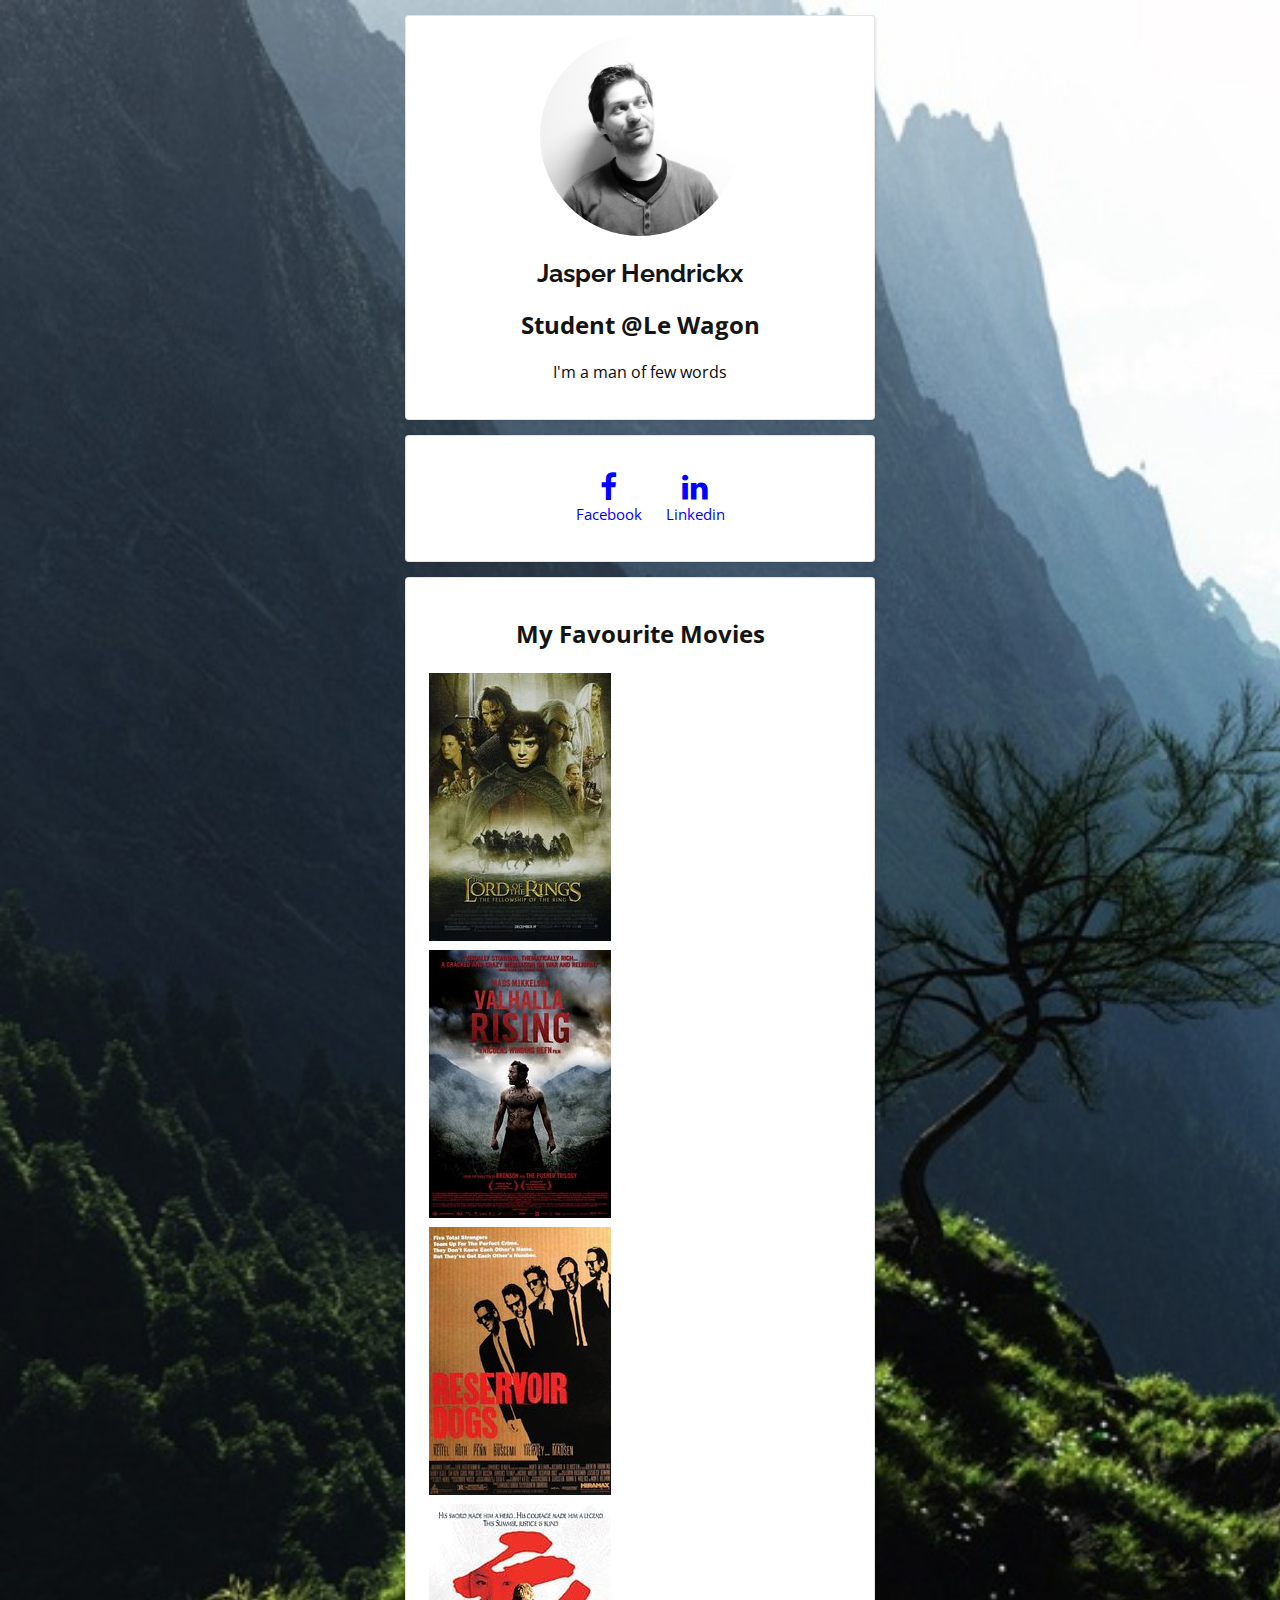
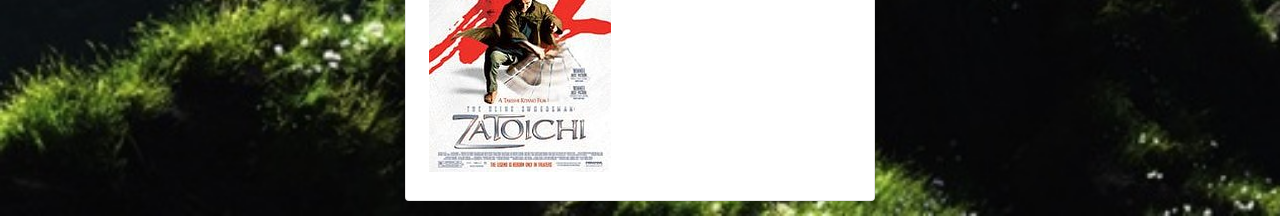
<file: index.html>
<!DOCTYPE html>
<html lang="en">
<head>
  <meta charset="UTF-8">
  <title>Jasper's profile</title>
  <link rel="stylesheet" href="https://cdnjs.cloudflare.com/ajax/libs/font-awesome/4.6.3/css/font-awesome.min.css">
  <link rel="stylesheet" href="style.css">
  <link href="https://fonts.googleapis.com/css?family=Open+Sans|Raleway" rel="stylesheet">
</head>
<body>
<div class="container">
  <div class="card text-center">
    <img class="img-circle" height="150" width="150" src="images/Jasper.JPG" alt="Jasper Hendrickx">
    <h1>Jasper Hendrickx</h1>
      <h2>Student @Le Wagon</h2>
        <p>I'm a man of few words</p>
    </div>
  <div class="card text-center">
    <ul class="list-inline">
      <li class="text-center">
        <a href="https://www.facebook.com/jasper.hendrickx.3">
          <i class="fa fa-facebook fa-2x" aria-hidden="true"></i>
          <br>
          Facebook
        </a>
      </li>
      <li class="text-center">
      <a href="https://www.linkedin.com">
        <i class="fa fa-linkedin fa-2x" aria-hidden="true"></i>
        <br>
        Linkedin
      </a>
    </li>
  </ul>
</div>
<div class="card text-center">
  <h2>My Favourite Movies</h2>
    <table class="text-center" id="movies">
      <tbody>
      <tr>
        <td>
          <img src="images/LoTR.jpg" alt="LoTR">
        </td>
      </tr>
      <tr>
        <td>
          <img src="images/valhalla_rising.jpg" alt="Valhalla Rising">
        </td>
      </tr>
      <tr>
        <td>
          <img src="images/Reservoir Dogs" alt="Reservoir Dogs">
        </td>
      </tr>
      <tr>
        <td>
          <img src="images/Zatoichi.jpg" alt="Zatoichi">
        </td>
      </tr>
      </tbody>
    </table>
</div>
</div>
</body>
</html>
</file>
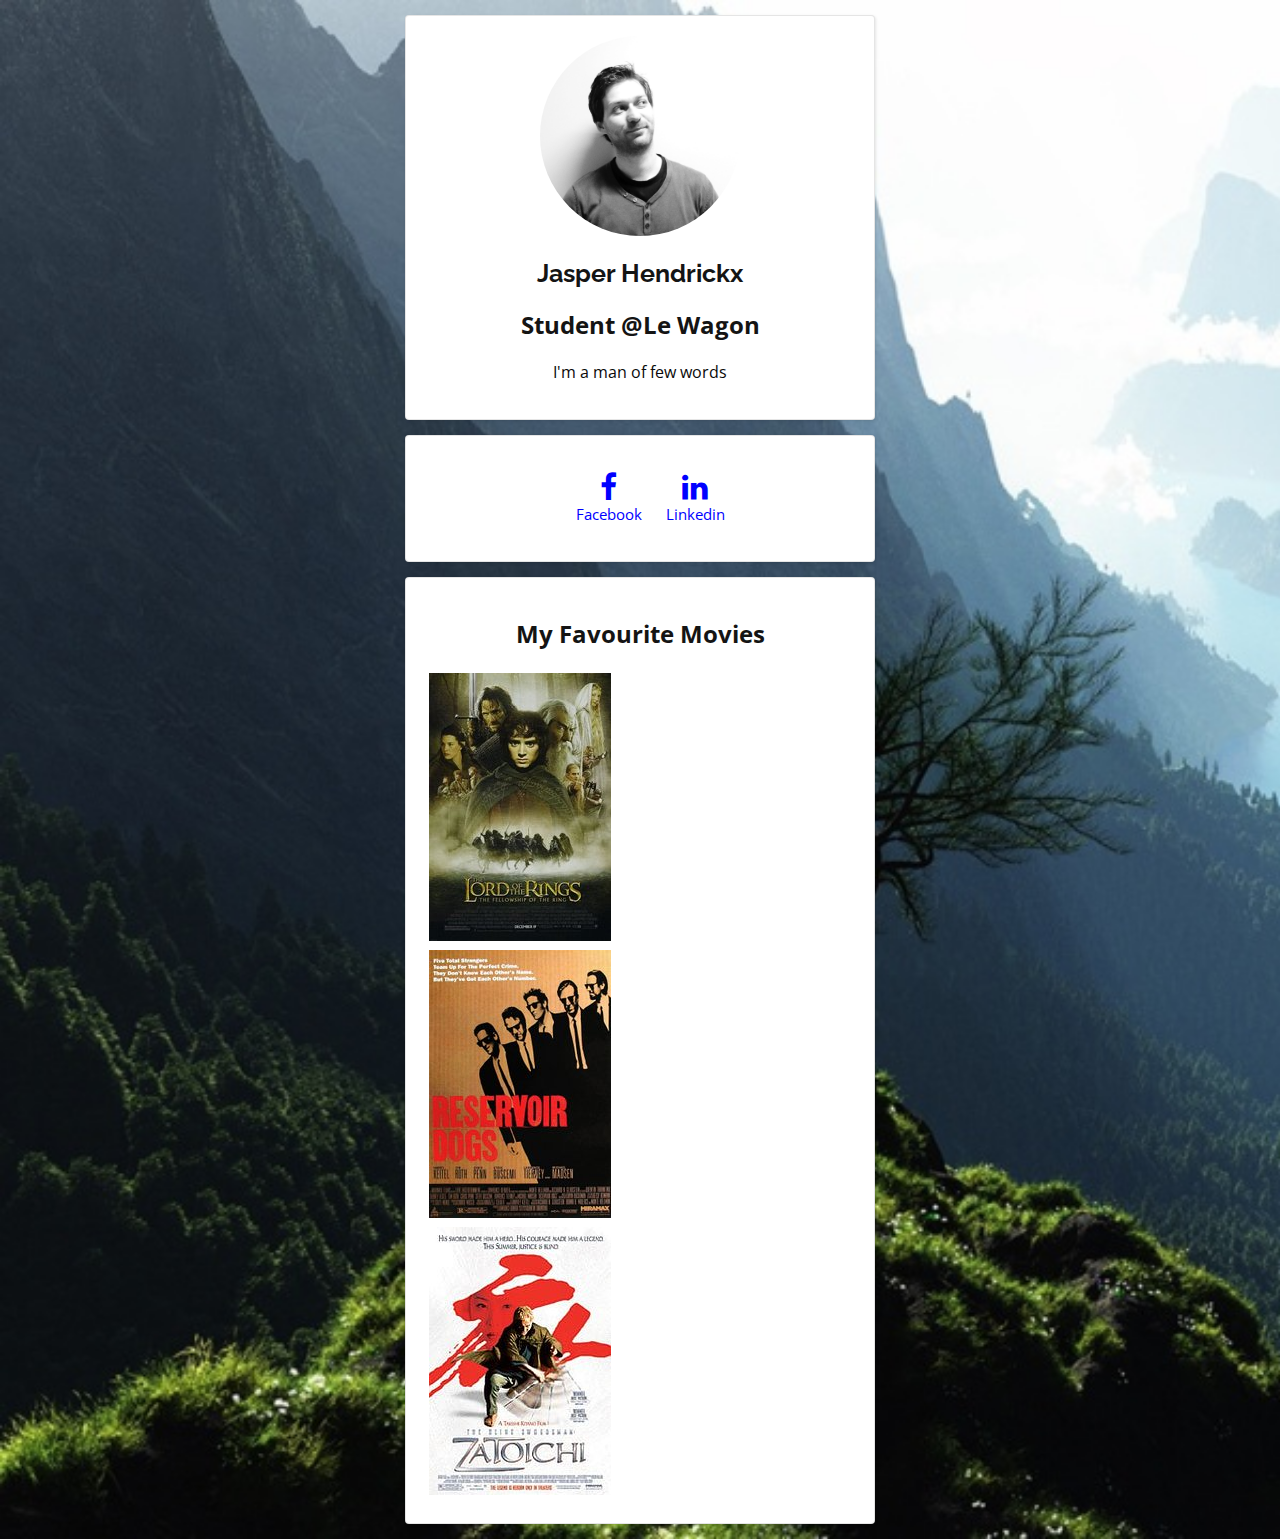
<file: profile/index.html>
<!DOCTYPE html>
<html lang="en">
<head>
  <meta charset="UTF-8">
  <title>Jasper's profile</title>
  <link rel="stylesheet" href="https://cdnjs.cloudflare.com/ajax/libs/font-awesome/4.6.3/css/font-awesome.min.css">
  <link rel="stylesheet" href="style.css">
  <link href="https://fonts.googleapis.com/css?family=Open+Sans|Raleway" rel="stylesheet">
</head>
<body>
<div class="container">
  <div class="card text-center">
    <img class="img-circle" height="150" width="150" src="images/Jasper.JPG" alt="Jasper Hendrickx">
    <h1>Jasper Hendrickx</h1>
      <h2>Student @Le Wagon</h2>
        <p>I'm a man of few words</p>
    </div>
  <div class="card text-center">
    <ul class="list-inline">
      <li class="text-center">
        <a href="https://www.facebook.com/jasper.hendrickx.3">
          <i class="fa fa-facebook fa-2x" aria-hidden="true"></i>
          <br>
          Facebook
        </a>
      </li>
      <li class="text-center">
      <a href="https://www.linkedin.com">
        <i class="fa fa-linkedin fa-2x" aria-hidden="true"></i>
        <br>
        Linkedin
      </a>
    </li>
  </ul>
</div>
<div class="card text-center">
  <h2>My Favourite Movies</h2>
    <table class="text-center" id="movies">
      <tbody>
      <tr>
        <td>
          <img src="images/LoTR.jpg" alt="LoTR">
        </td>
      </tr>
      <tr>
        <td>
          <img src="images/Reservoir Dogs" alt="Reservoir Dogs">
        </td>
      </tr>
      <tr>
        <td>
          <img src="images/Zatoichi.jpg" alt="Zatoichi">
        </td>
      </tr>
      </tbody>
    </table>
</div>
</div>
</body>
</html>
</file>
<file: style.css>
body {
  color: rgb(10, 10, 10);
  background-color: rgb(209, 209, 209);
  font-family: 'Open Sans', sans-serif;
  background-image: url(images/wilderness.jpg);
  background-size: cover;
}


h1 {
  color: rgb(20, 20, 20);
  font-family: 'Raleway', sans-serif;
  font-size: 25px;
  line-height: normal;
}


h2 {
  color: rgb(20, 20, 20);
  font-family: 'Raleway'
  font-size: 15px;
  line-height: normal;
}

a {
  color: blue;
  text-decoration: none;
  font-size: 15px;
}

a:hover {
  text-decoration: underline;
}

div {
padding: 20px;
margin: 15px;
}

.card {
  border-radius: 4px;
  background: white;
  border: 1px solid rgba(0, 0, 0, 0.1);
  box-shadow: 1px 1px 3px rgba(0, 0, 0, 0.1);
}
.container {
  width: 500px;
  padding: 0px;
  margin: 0 auto;
}

.img-circle {
  width: 200px;
  height: 200px;
  border-radius: 150px;
}

.text-center {
  text-align: center;
}

.list-inline > li {
  display: inline-block;
  padding: 0px 20px;
  padding-left: 0px;
}
</file>
<file: profile/style.css>
body {
  color: rgb(10, 10, 10);
  background-color: rgb(209, 209, 209);
  font-family: 'Open Sans', sans-serif;
  background-image: url(images/wilderness.jpg);
  background-size: cover;
}


h1 {
  color: rgb(20, 20, 20);
  font-family: 'Raleway', sans-serif;
  font-size: 25px;
  line-height: normal;
}


h2 {
  color: rgb(20, 20, 20);
  font-family: 'Raleway'
  font-size: 15px;
  line-height: normal;
}

a {
  color: blue;
  text-decoration: none;
  font-size: 15px;
}

a:hover {
  text-decoration: underline;
}

div {
padding: 20px;
margin: 15px;
}

.card {
  border-radius: 4px;
  background: white;
  border: 1px solid rgba(0, 0, 0, 0.1);
  box-shadow: 1px 1px 3px rgba(0, 0, 0, 0.1);
}
.container {
  width: 500px;
  padding: 0px;
  margin: 0 auto;
}

.img-circle {
  width: 200px;
  height: 200px;
  border-radius: 150px;
}

.text-center {
  text-align: center;
}

.list-inline > li {
  display: inline-block;
  padding: 0px 20px;
  padding-left: 0px;
}
</file>
